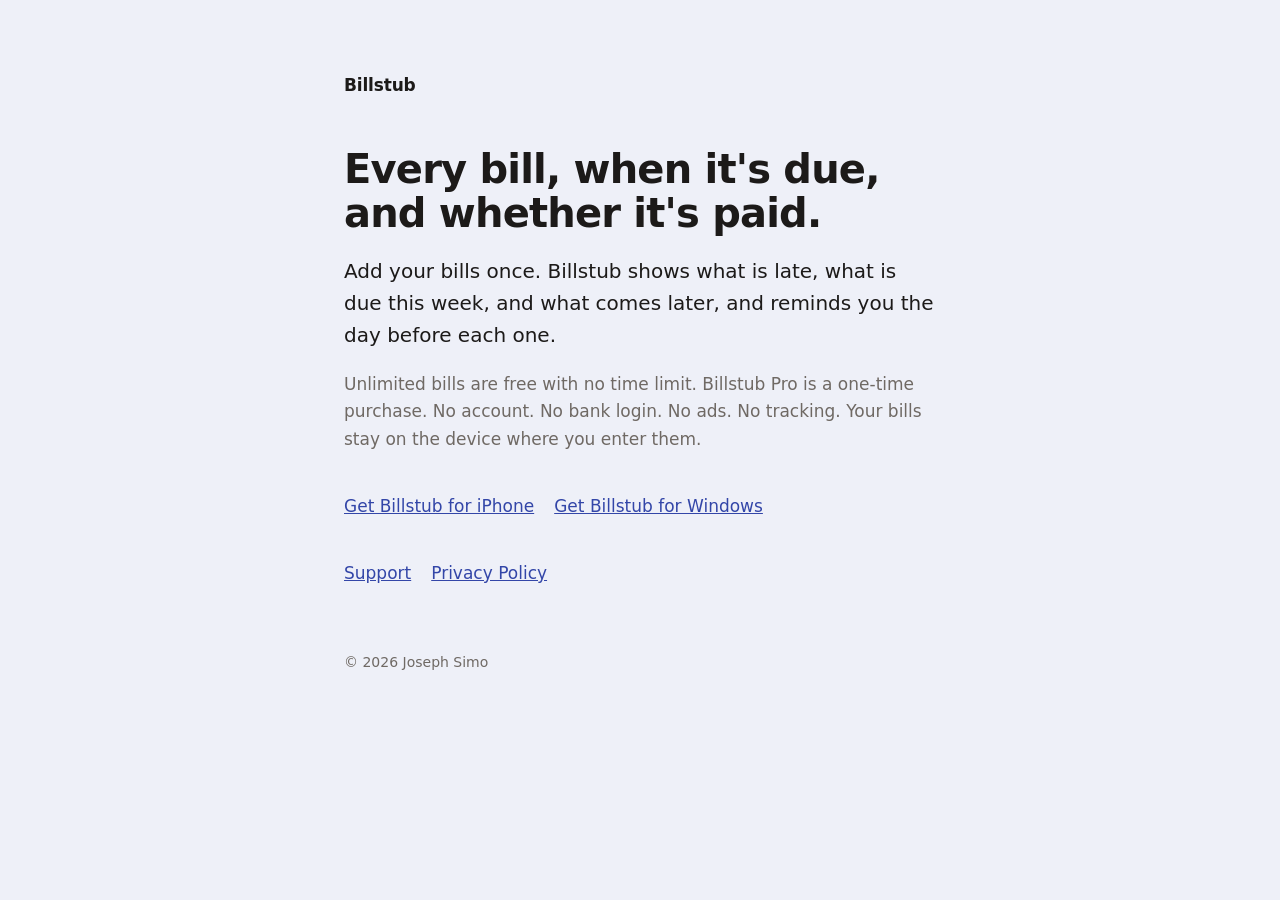
<file: index.html>
<!doctype html>
<html lang="en"><head><meta charset="utf-8"><meta name="viewport" content="width=device-width,initial-scale=1">
<title>Billstub: bill reminders</title>
<meta name="description" content="Billstub keeps every bill, its due date, and whether it is paid in one list, with a reminder before each one. No account, no bank login, no ads.">
<link rel="stylesheet" href="./style.css"></head>
<body><main>
<header><a href="./">Billstub</a></header>
<h1>Every bill, when it's due, and whether it's paid.</h1>
<p class="lead">Add your bills once. Billstub shows what is late, what is due this week, and what comes later, and reminds you the day before each one.</p>
<p>Unlimited bills are free with no time limit. Billstub Pro is a one-time purchase. No account. No bank login. No ads. No tracking. Your bills stay on the device where you enter them.</p>
<nav aria-label="Get Billstub"><a href="https://apps.apple.com/us/app/billstub-bill-reminders/id6827285497">Get Billstub for iPhone</a><a href="https://apps.microsoft.com/detail/9mxl6xgrrzqq?hl=en-US&amp;gl=US">Get Billstub for Windows</a></nav>
<nav><a href="support/">Support</a><a href="privacy/">Privacy Policy</a></nav>
<footer>&copy; 2026 Joseph Simo</footer>
</main></body></html>
</file>
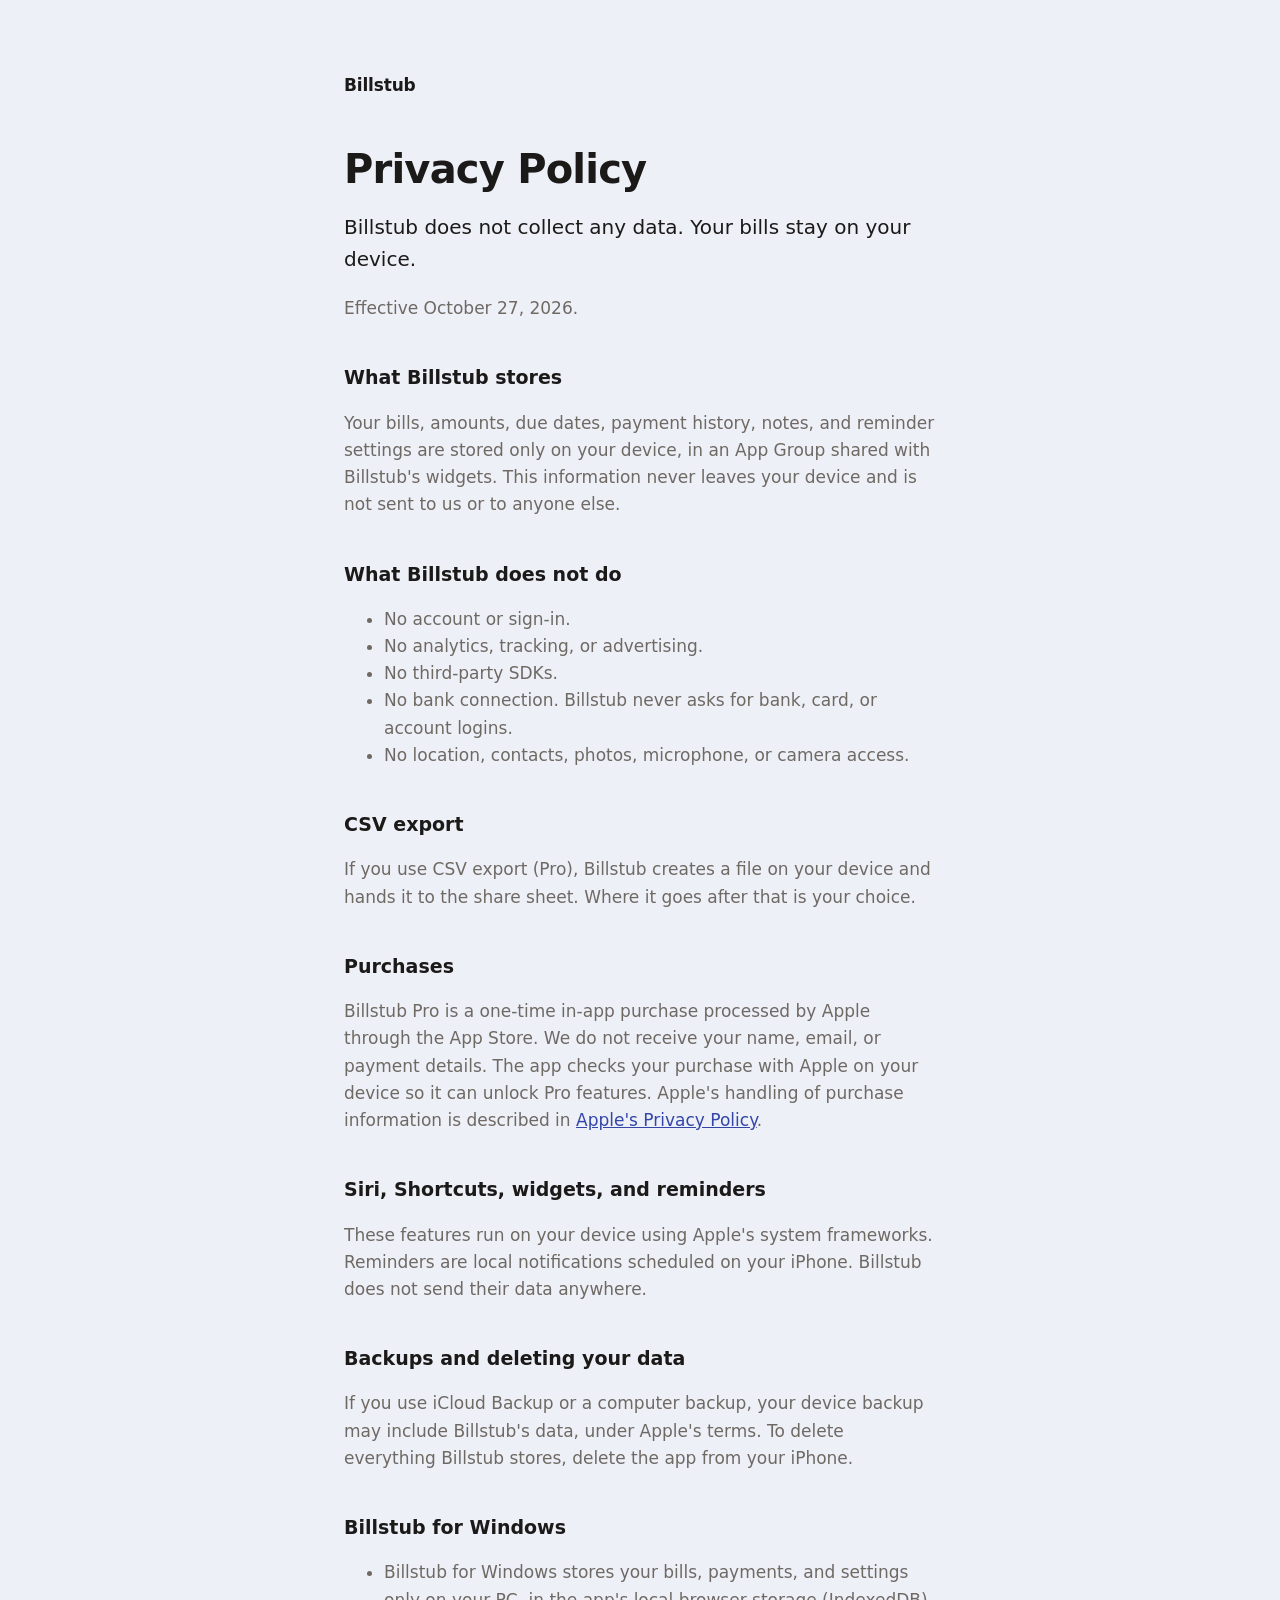
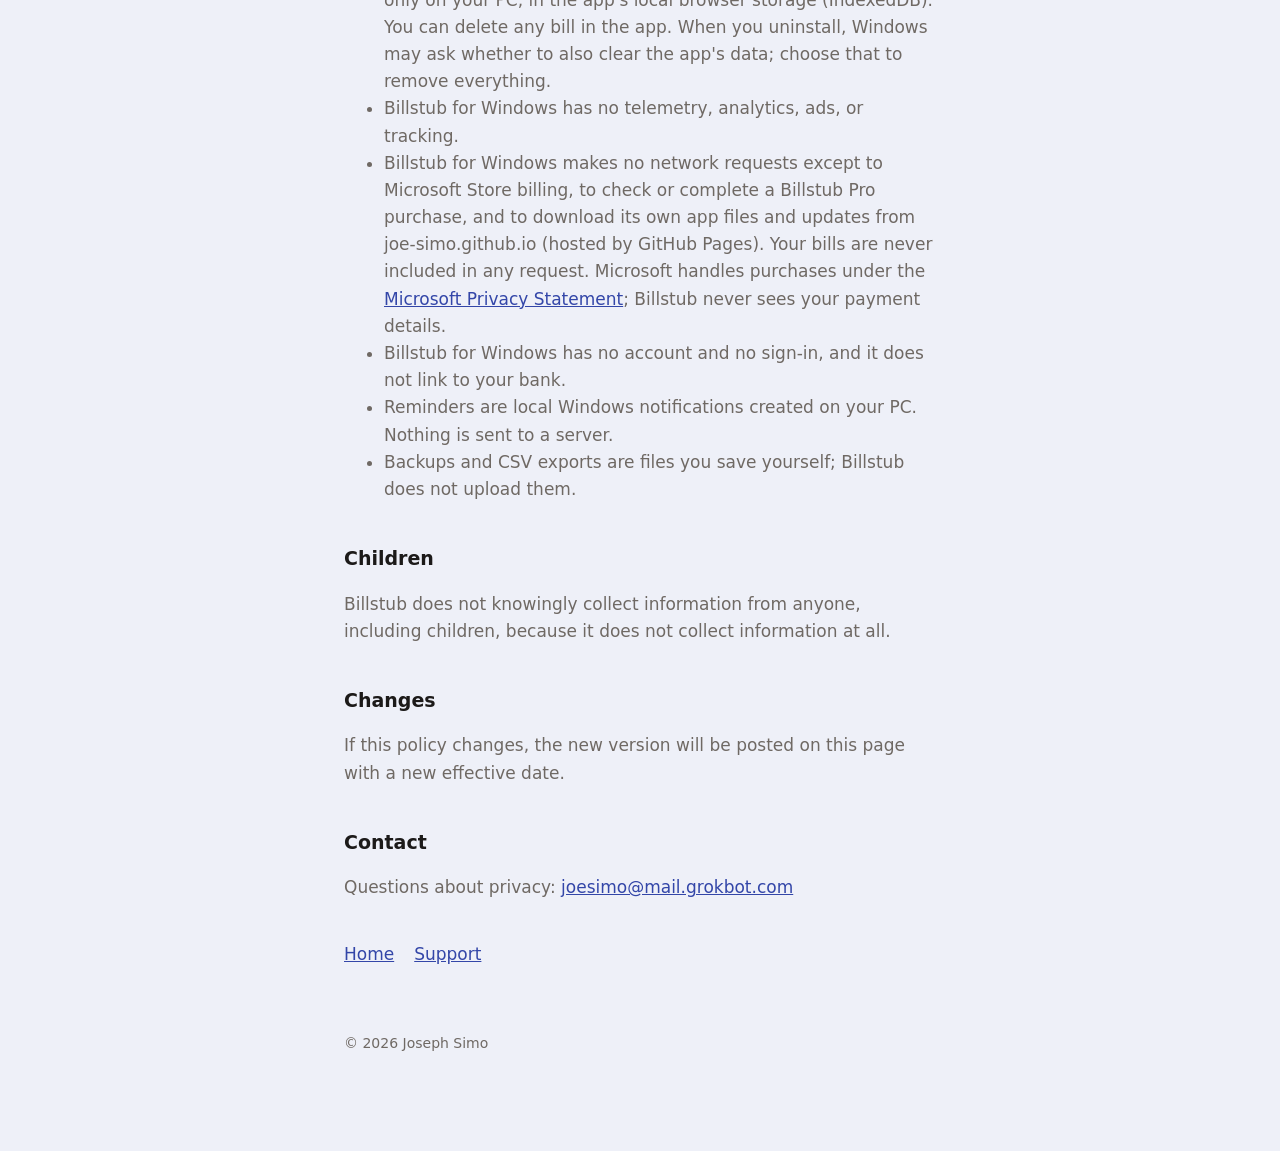
<file: privacy/index.html>
<!doctype html>
<html lang="en"><head><meta charset="utf-8"><meta name="viewport" content="width=device-width,initial-scale=1">
<title>Privacy Policy | Billstub</title>
<meta name="description" content="Billstub does not collect any data. Your bills stay on your device.">
<link rel="stylesheet" href="../style.css"></head>
<body><main>
<header><a href="../">Billstub</a></header>
<h1>Privacy Policy</h1>
<p class="lead">Billstub does not collect any data. Your bills stay on your device.</p>
<p>Effective October 27, 2026.</p>

<h2>What Billstub stores</h2>
<p>Your bills, amounts, due dates, payment history, notes, and reminder settings are stored only on your device, in an App Group shared with Billstub's widgets. This information never leaves your device and is not sent to us or to anyone else.</p>

<h2>What Billstub does not do</h2>
<ul>
<li>No account or sign-in.</li>
<li>No analytics, tracking, or advertising.</li>
<li>No third-party SDKs.</li>
<li>No bank connection. Billstub never asks for bank, card, or account logins.</li>
<li>No location, contacts, photos, microphone, or camera access.</li>
</ul>

<h2>CSV export</h2>
<p>If you use CSV export (Pro), Billstub creates a file on your device and hands it to the share sheet. Where it goes after that is your choice.</p>

<h2>Purchases</h2>
<p>Billstub Pro is a one-time in-app purchase processed by Apple through the App Store. We do not receive your name, email, or payment details. The app checks your purchase with Apple on your device so it can unlock Pro features. Apple's handling of purchase information is described in <a href="https://www.apple.com/legal/privacy/">Apple's Privacy Policy</a>.</p>

<h2>Siri, Shortcuts, widgets, and reminders</h2>
<p>These features run on your device using Apple's system frameworks. Reminders are local notifications scheduled on your iPhone. Billstub does not send their data anywhere.</p>

<h2>Backups and deleting your data</h2>
<p>If you use iCloud Backup or a computer backup, your device backup may include Billstub's data, under Apple's terms. To delete everything Billstub stores, delete the app from your iPhone.</p>

<h2>Billstub for Windows</h2>
<ul>
<li>Billstub for Windows stores your bills, payments, and settings only on your PC, in the app's local browser storage (IndexedDB). You can delete any bill in the app. When you uninstall, Windows may ask whether to also clear the app's data; choose that to remove everything.</li>
<li>Billstub for Windows has no telemetry, analytics, ads, or tracking.</li>
<li>Billstub for Windows makes no network requests except to Microsoft Store billing, to check or complete a Billstub Pro purchase, and to download its own app files and updates from joe-simo.github.io (hosted by GitHub Pages). Your bills are never included in any request. Microsoft handles purchases under the <a href="https://privacy.microsoft.com/privacystatement">Microsoft Privacy Statement</a>; Billstub never sees your payment details.</li>
<li>Billstub for Windows has no account and no sign-in, and it does not link to your bank.</li>
<li>Reminders are local Windows notifications created on your PC. Nothing is sent to a server.</li>
<li>Backups and CSV exports are files you save yourself; Billstub does not upload them.</li>
</ul>

<h2>Children</h2>
<p>Billstub does not knowingly collect information from anyone, including children, because it does not collect information at all.</p>

<h2>Changes</h2>
<p>If this policy changes, the new version will be posted on this page with a new effective date.</p>

<h2>Contact</h2>
<p>Questions about privacy: <a href="mailto:joesimo@mail.grokbot.com">joesimo@mail.grokbot.com</a></p>
<nav><a href="../">Home</a><a href="../support/">Support</a></nav>
<footer>&copy; 2026 Joseph Simo</footer>
</main></body></html>
</file>
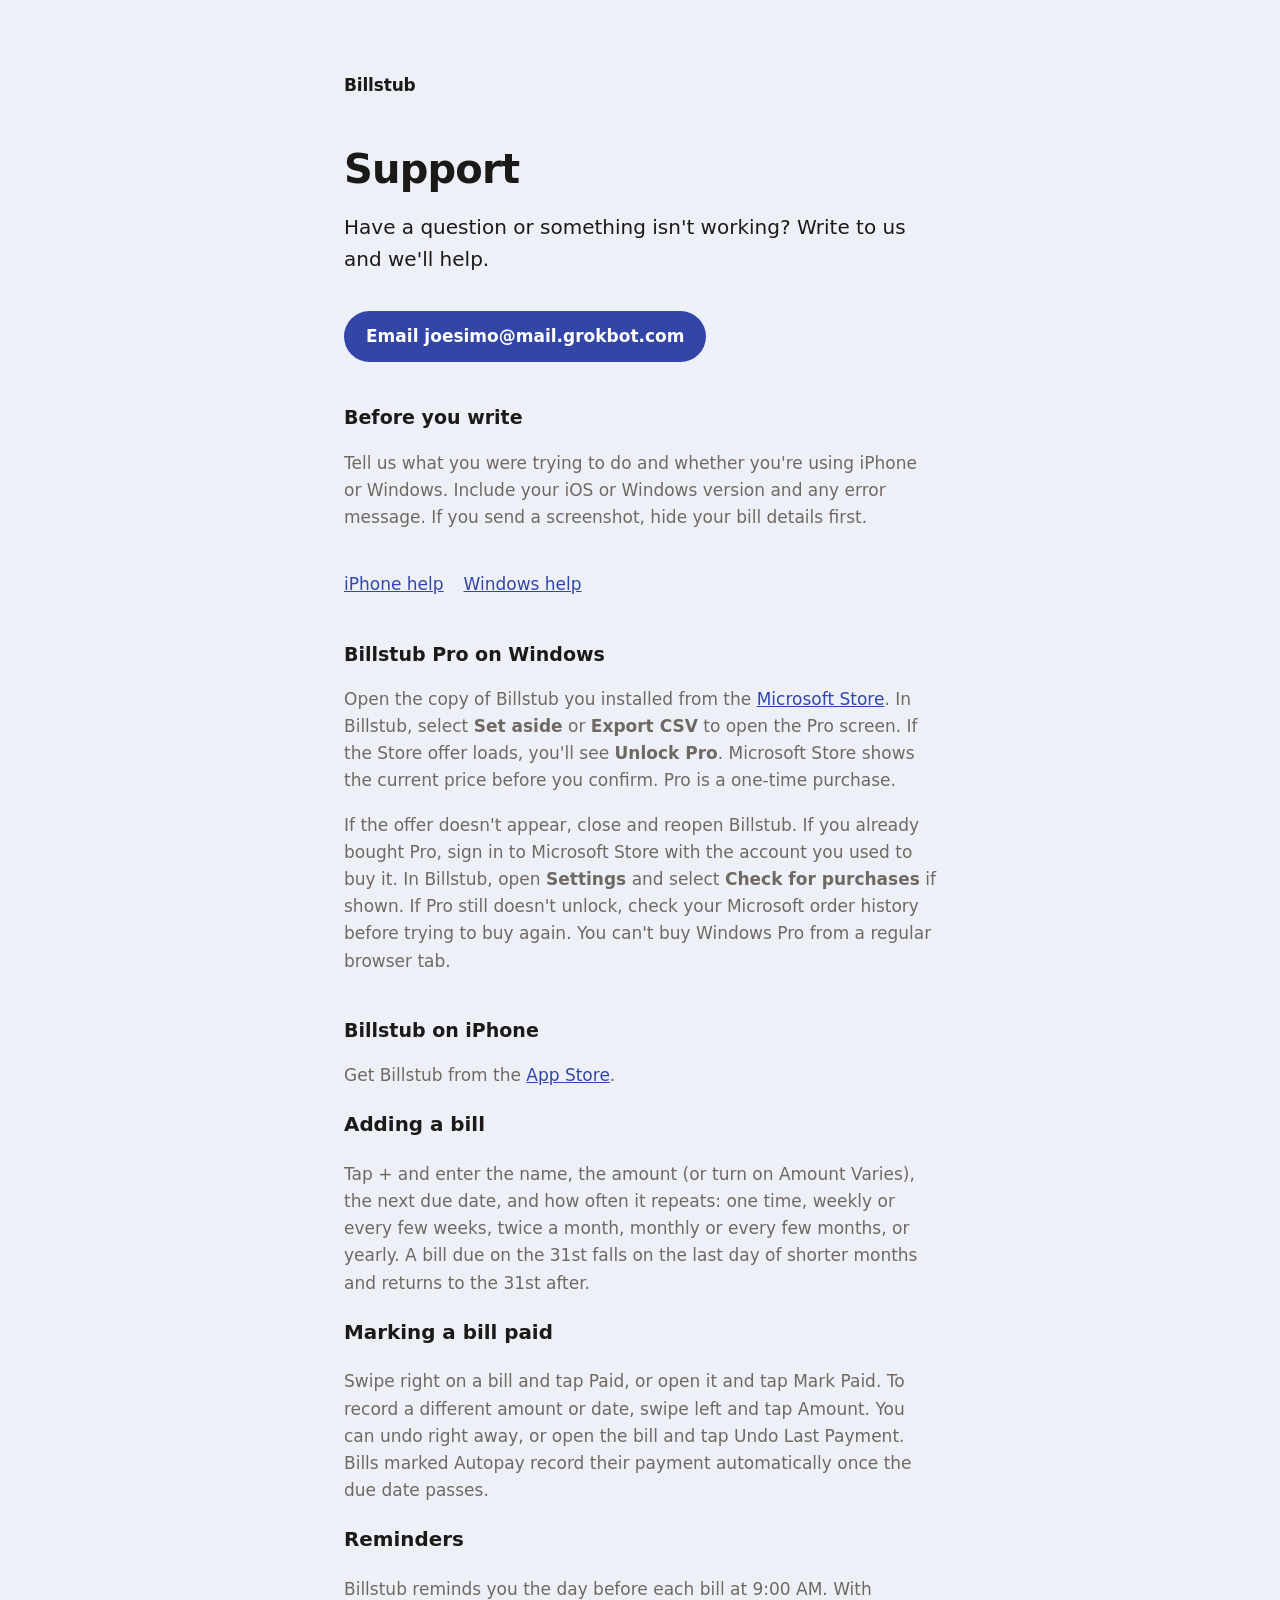
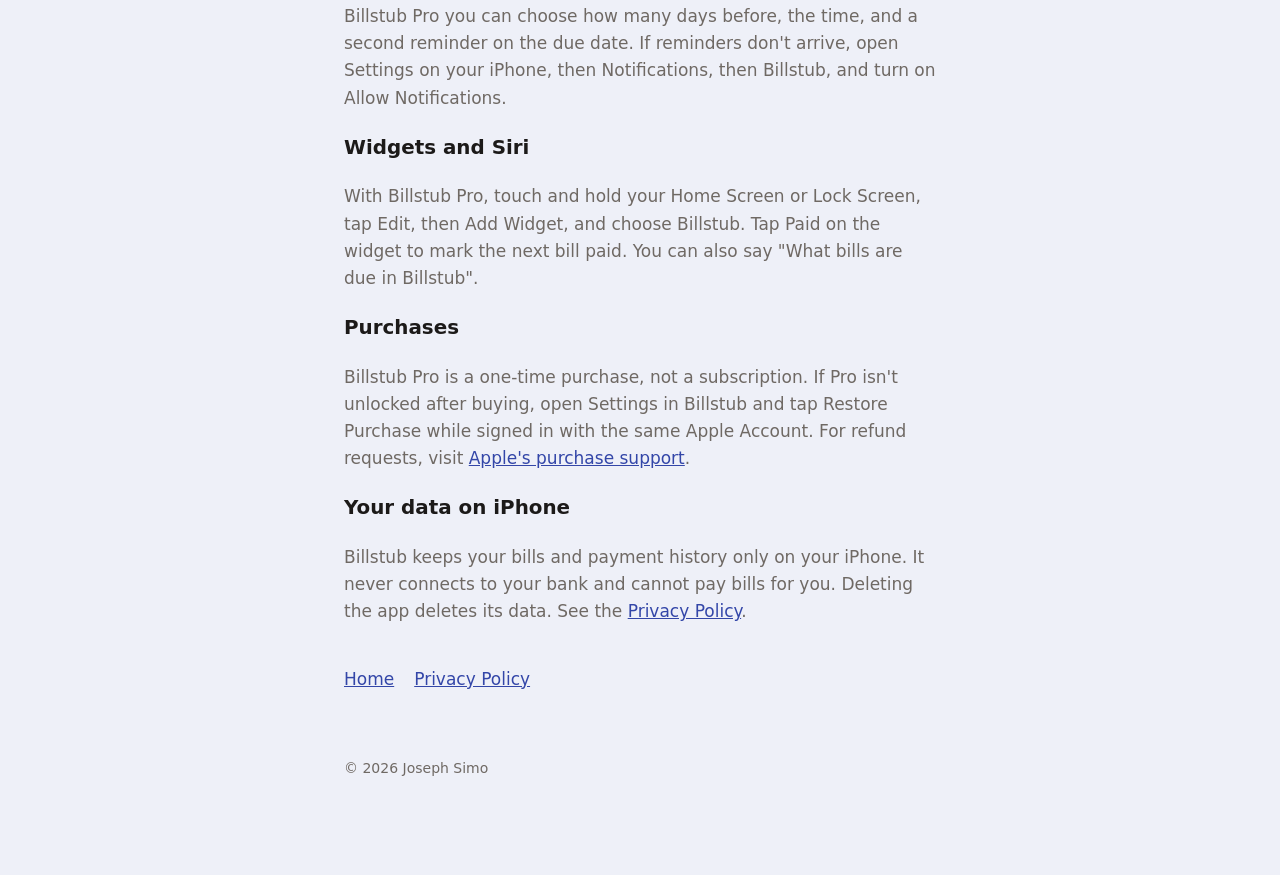
<file: support/index.html>
<!doctype html>
<html lang="en"><head><meta charset="utf-8"><meta name="viewport" content="width=device-width,initial-scale=1">
<title>Support | Billstub</title>
<meta name="description" content="Help with Billstub, the bill organizer and reminder app.">
<link rel="stylesheet" href="../style.css"></head>
<body><main>
<header><a href="../">Billstub</a></header>
<h1>Support</h1>
<p class="lead">Have a question or something isn't working? Write to us and we'll help.</p>
<a class="button" href="mailto:joesimo@mail.grokbot.com?subject=Billstub%20support">Email joesimo@mail.grokbot.com</a>

<h2>Before you write</h2>
<p>Tell us what you were trying to do and whether you're using iPhone or Windows. Include your iOS or Windows version and any error message. If you send a screenshot, hide your bill details first.</p>
<nav aria-label="Support topics"><a href="#iphone">iPhone help</a><a href="#windows">Windows help</a></nav>

<h2 id="windows">Billstub Pro on Windows</h2>
<p>Open the copy of Billstub you installed from the <a href="https://apps.microsoft.com/detail/9mxl6xgrrzqq?hl=en-US&amp;gl=US">Microsoft Store</a>. In Billstub, select <strong>Set aside</strong> or <strong>Export CSV</strong> to open the Pro screen. If the Store offer loads, you'll see <strong>Unlock Pro</strong>. Microsoft Store shows the current price before you confirm. Pro is a one-time purchase.</p>
<p>If the offer doesn't appear, close and reopen Billstub. If you already bought Pro, sign in to Microsoft Store with the account you used to buy it. In Billstub, open <strong>Settings</strong> and select <strong>Check for purchases</strong> if shown. If Pro still doesn't unlock, check your Microsoft order history before trying to buy again. You can't buy Windows Pro from a regular browser tab.</p>

<h2 id="iphone">Billstub on iPhone</h2>
<p>Get Billstub from the <a href="https://apps.apple.com/us/app/billstub-bill-reminders/id6827285497">App Store</a>.</p>

<h3>Adding a bill</h3>
<p>Tap + and enter the name, the amount (or turn on Amount Varies), the next due date, and how often it repeats: one time, weekly or every few weeks, twice a month, monthly or every few months, or yearly. A bill due on the 31st falls on the last day of shorter months and returns to the 31st after.</p>

<h3>Marking a bill paid</h3>
<p>Swipe right on a bill and tap Paid, or open it and tap Mark Paid. To record a different amount or date, swipe left and tap Amount. You can undo right away, or open the bill and tap Undo Last Payment. Bills marked Autopay record their payment automatically once the due date passes.</p>

<h3>Reminders</h3>
<p>Billstub reminds you the day before each bill at 9:00 AM. With Billstub Pro you can choose how many days before, the time, and a second reminder on the due date. If reminders don't arrive, open Settings on your iPhone, then Notifications, then Billstub, and turn on Allow Notifications.</p>

<h3>Widgets and Siri</h3>
<p>With Billstub Pro, touch and hold your Home Screen or Lock Screen, tap Edit, then Add Widget, and choose Billstub. Tap Paid on the widget to mark the next bill paid. You can also say "What bills are due in Billstub".</p>

<h3>Purchases</h3>
<p>Billstub Pro is a one-time purchase, not a subscription. If Pro isn't unlocked after buying, open Settings in Billstub and tap Restore Purchase while signed in with the same Apple Account. For refund requests, visit <a href="https://reportaproblem.apple.com">Apple's purchase support</a>.</p>

<h3>Your data on iPhone</h3>
<p>Billstub keeps your bills and payment history only on your iPhone. It never connects to your bank and cannot pay bills for you. Deleting the app deletes its data. See the <a href="../privacy/">Privacy Policy</a>.</p>
<nav><a href="../">Home</a><a href="../privacy/">Privacy Policy</a></nav>
<footer>&copy; 2026 Joseph Simo</footer>
</main></body></html>
</file>
<file: style.css>
:root{--bg:#eef0f8;--fg:#1c1a19;--muted:#6f6964;--accent:#3346a8;--card:#fff}
@media (prefers-color-scheme:dark){:root{--bg:#11131c;--fg:#f5f2ee;--muted:#aaa49e;--accent:#8d9fff;--card:#1b1e2b}}
*{box-sizing:border-box}
body{margin:0;background:var(--bg);color:var(--fg);font:17px/1.6 -apple-system,BlinkMacSystemFont,"SF Pro Text","Inter",system-ui,sans-serif;-webkit-font-smoothing:antialiased}
main{max-width:640px;margin:0 auto;padding:72px 24px 96px}
header a{color:var(--fg);text-decoration:none;font-weight:600;letter-spacing:-.01em}
h1{font-size:40px;line-height:1.1;letter-spacing:-.02em;margin:48px 0 12px}
h2{font-size:19px;margin:40px 0 6px}
p,li{color:var(--muted)}
.lead{font-size:20px;color:var(--fg)}
a{color:var(--accent)}
.button{display:inline-block;margin-top:16px;padding:12px 22px;border-radius:999px;background:var(--accent);color:#fff;text-decoration:none;font-weight:600}
nav{margin-top:40px;display:flex;gap:20px}
footer{margin-top:64px;font-size:14px;color:var(--muted)}
</file>
